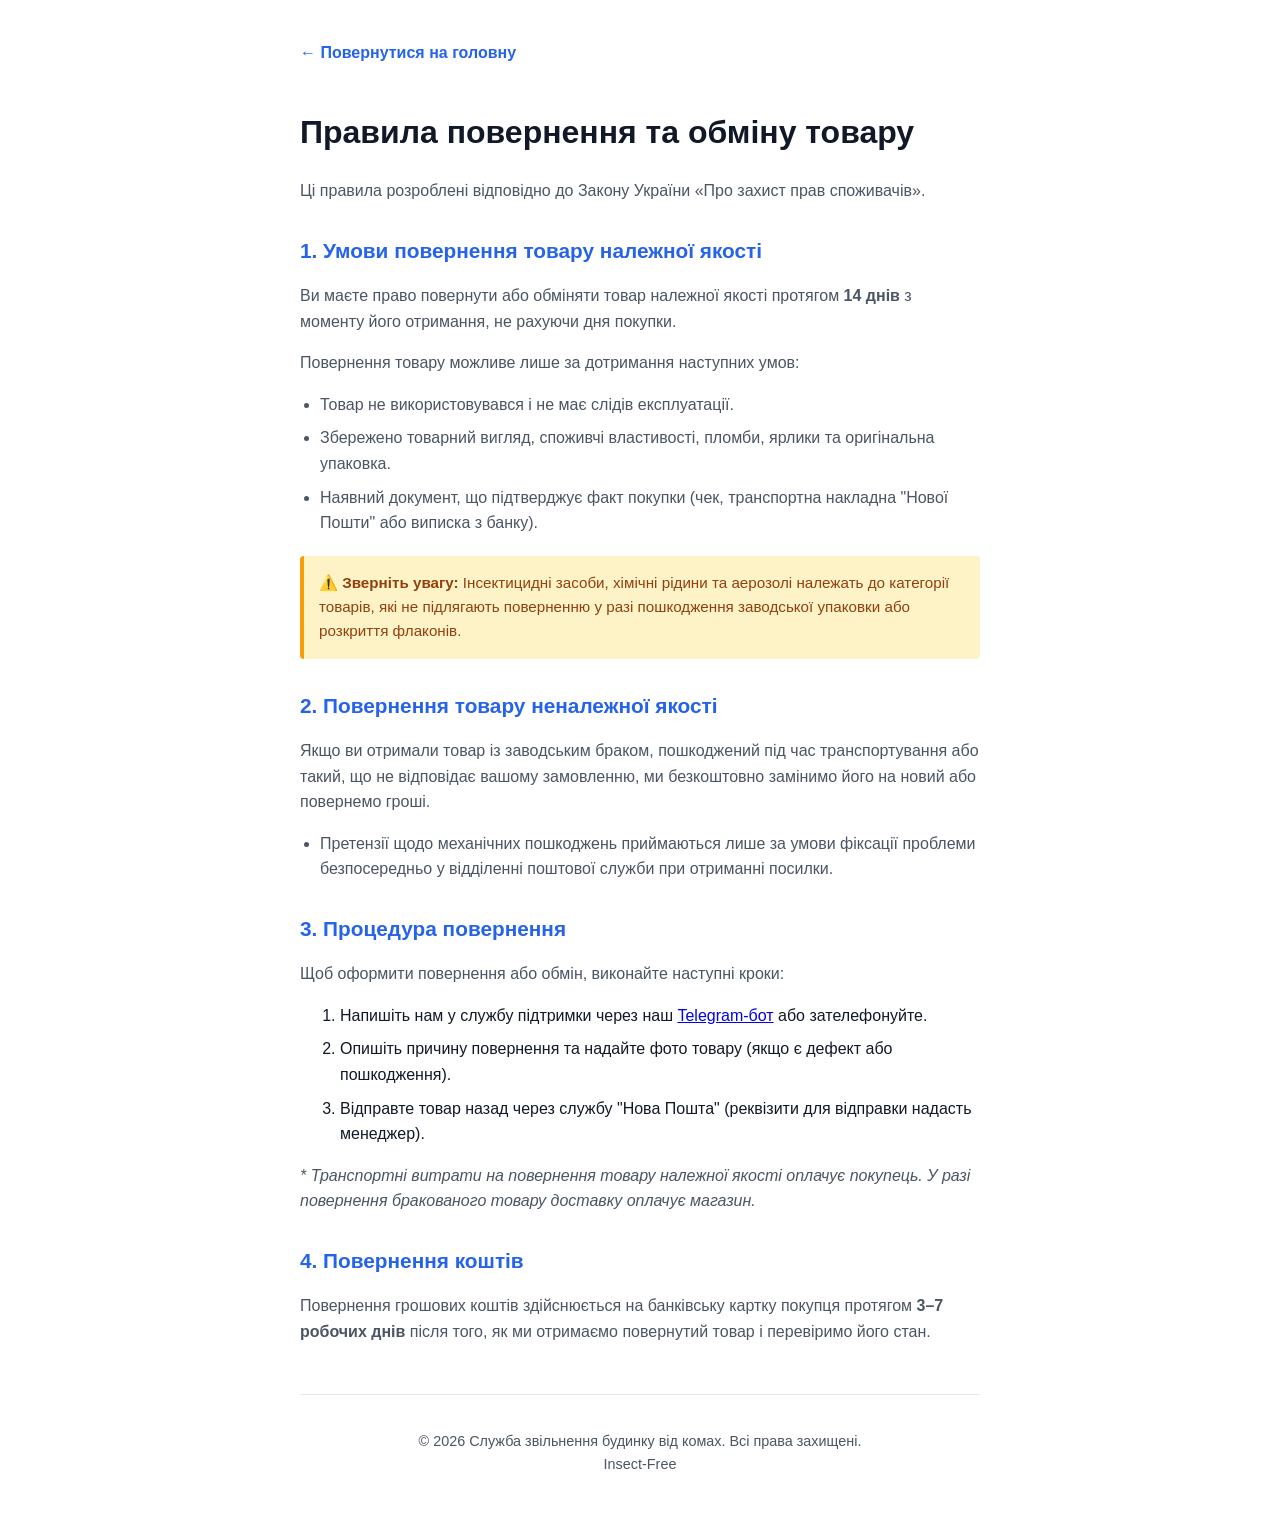
<file: return-policy.html>
<!DOCTYPE html>
<html lang="uk">
<head>
    <script async src="https://www.googletagmanager.com/gtag/js?id=G-M4W7FHP5VQ"></script>
    <script>
      window.dataLayer = window.dataLayer || [];
      function gtag(){dataLayer.push(arguments);}
      gtag('js', new Date());
      gtag('config', 'G-M4W7FHP5VQ');
    </script>
    
    <meta charset="UTF-8">
    <meta name="viewport" content="width=device-width, initial-scale=1.0">
    <title>Правила повернення та обміну | Служба відновлення дому</title>
    <meta name="description" content="Офіційні правила повернення та обміну товарів у магазині Служба відновлення дому.">
    
    <style>
        :root { --primary: #2563eb; --text: #111827; --text-secondary: #4b5563; --bg: #ffffff; }
        body { font-family: -apple-system, BlinkMacSystemFont, "Segoe UI", Roboto, Helvetica, Arial, sans-serif; line-height: 1.6; color: var(--text); margin: 0; padding: 20px; background-color: var(--bg); }
        .container { max-width: 680px; margin: 0 auto; padding: 20px; }
        h1 { font-size: 2em; color: var(--text); margin-bottom: 20px; }
        h2 { font-size: 1.3em; margin-top: 30px; margin-bottom: 15px; color: var(--primary); }
        p { margin-bottom: 15px; color: var(--text-secondary); }
        ul { margin-bottom: 20px; color: var(--text-secondary); padding-left: 20px; }
        li { margin-bottom: 8px; }
        .alert-box { background: #fef3c7; border-left: 4px solid #f59e0b; padding: 15px; margin: 20px 0; border-radius: 4px; color: #92400e; font-size: 0.95em; }
        .back-link { display: inline-block; margin-bottom: 20px; color: var(--primary); text-decoration: none; font-weight: bold; }
        .back-link:hover { text-decoration: underline; }
        footer { margin-top: 50px; padding-top: 20px; border-top: 1px solid #e5e7eb; font-size: 0.9em; color: var(--text-secondary); text-align: center; }
    </style>
    <link rel="icon" type="image/png" href="favicon.png">
</head>
<body>

<div class="container">
    <a href="index.html" class="back-link">← Повернутися на головну</a>
    
    <h1>Правила повернення та обміну товару</h1>
    
    <p>Ці правила розроблені відповідно до Закону України «Про захист прав споживачів».</p>

    <h2>1. Умови повернення товару належної якості</h2>
    <p>Ви маєте право повернути або обміняти товар належної якості протягом <strong>14 днів</strong> з моменту його отримання, не рахуючи дня покупки.</p>
    <p>Повернення товару можливе лише за дотримання наступних умов:</p>
    <ul>
        <li>Товар не використовувався і не має слідів експлуатації.</li>
        <li>Збережено товарний вигляд, споживчі властивості, пломби, ярлики та оригінальна упаковка.</li>
        <li>Наявний документ, що підтверджує факт покупки (чек, транспортна накладна "Нової Пошти" або виписка з банку).</li>
    </ul>

    <div class="alert-box">
        <strong>⚠️ Зверніть увагу:</strong> Інсектицидні засоби, хімічні рідини та аерозолі належать до категорії товарів, які не підлягають поверненню у разі пошкодження заводської упаковки або розкриття флаконів.
    </div>

    <h2>2. Повернення товару неналежної якості</h2>
    <p>Якщо ви отримали товар із заводським браком, пошкоджений під час транспортування або такий, що не відповідає вашому замовленню, ми безкоштовно замінимо його на новий або повернемо гроші.</p>
    <ul>
        <li>Претензії щодо механічних пошкоджень приймаються лише за умови фіксації проблеми безпосередньо у відділенні поштової служби при отриманні посилки.</li>
    </ul>

    <h2>3. Процедура повернення</h2>
    <p>Щоб оформити повернення або обмін, виконайте наступні кроки:</p>
    <ol>
        <li>Напишіть нам у службу підтримки через наш <a href="https://t.me/InsectFreeHouseUA_bot" target="_blank">Telegram-бот</a> або зателефонуйте.</li>
        <li>Опишіть причину повернення та надайте фото товару (якщо є дефект або пошкодження).</li>
        <li>Відправте товар назад через службу "Нова Пошта" (реквізити для відправки надасть менеджер).</li>
    </ol>
    <p><em>* Транспортні витрати на повернення товару належної якості оплачує покупець. У разі повернення бракованого товару доставку оплачує магазин.</em></p>

    <h2>4. Повернення коштів</h2>
    <p>Повернення грошових коштів здійснюється на банківську картку покупця протягом <strong>3–7 робочих днів</strong> після того, як ми отримаємо повернутий товар і перевіримо його стан.</p>

    <footer>
        <p>&copy; 2026 Служба звільнення будинку від комах. Всі права захищені.<br>Insect-Free</p>
    </footer>
</div>

</body>
</html>
</file>
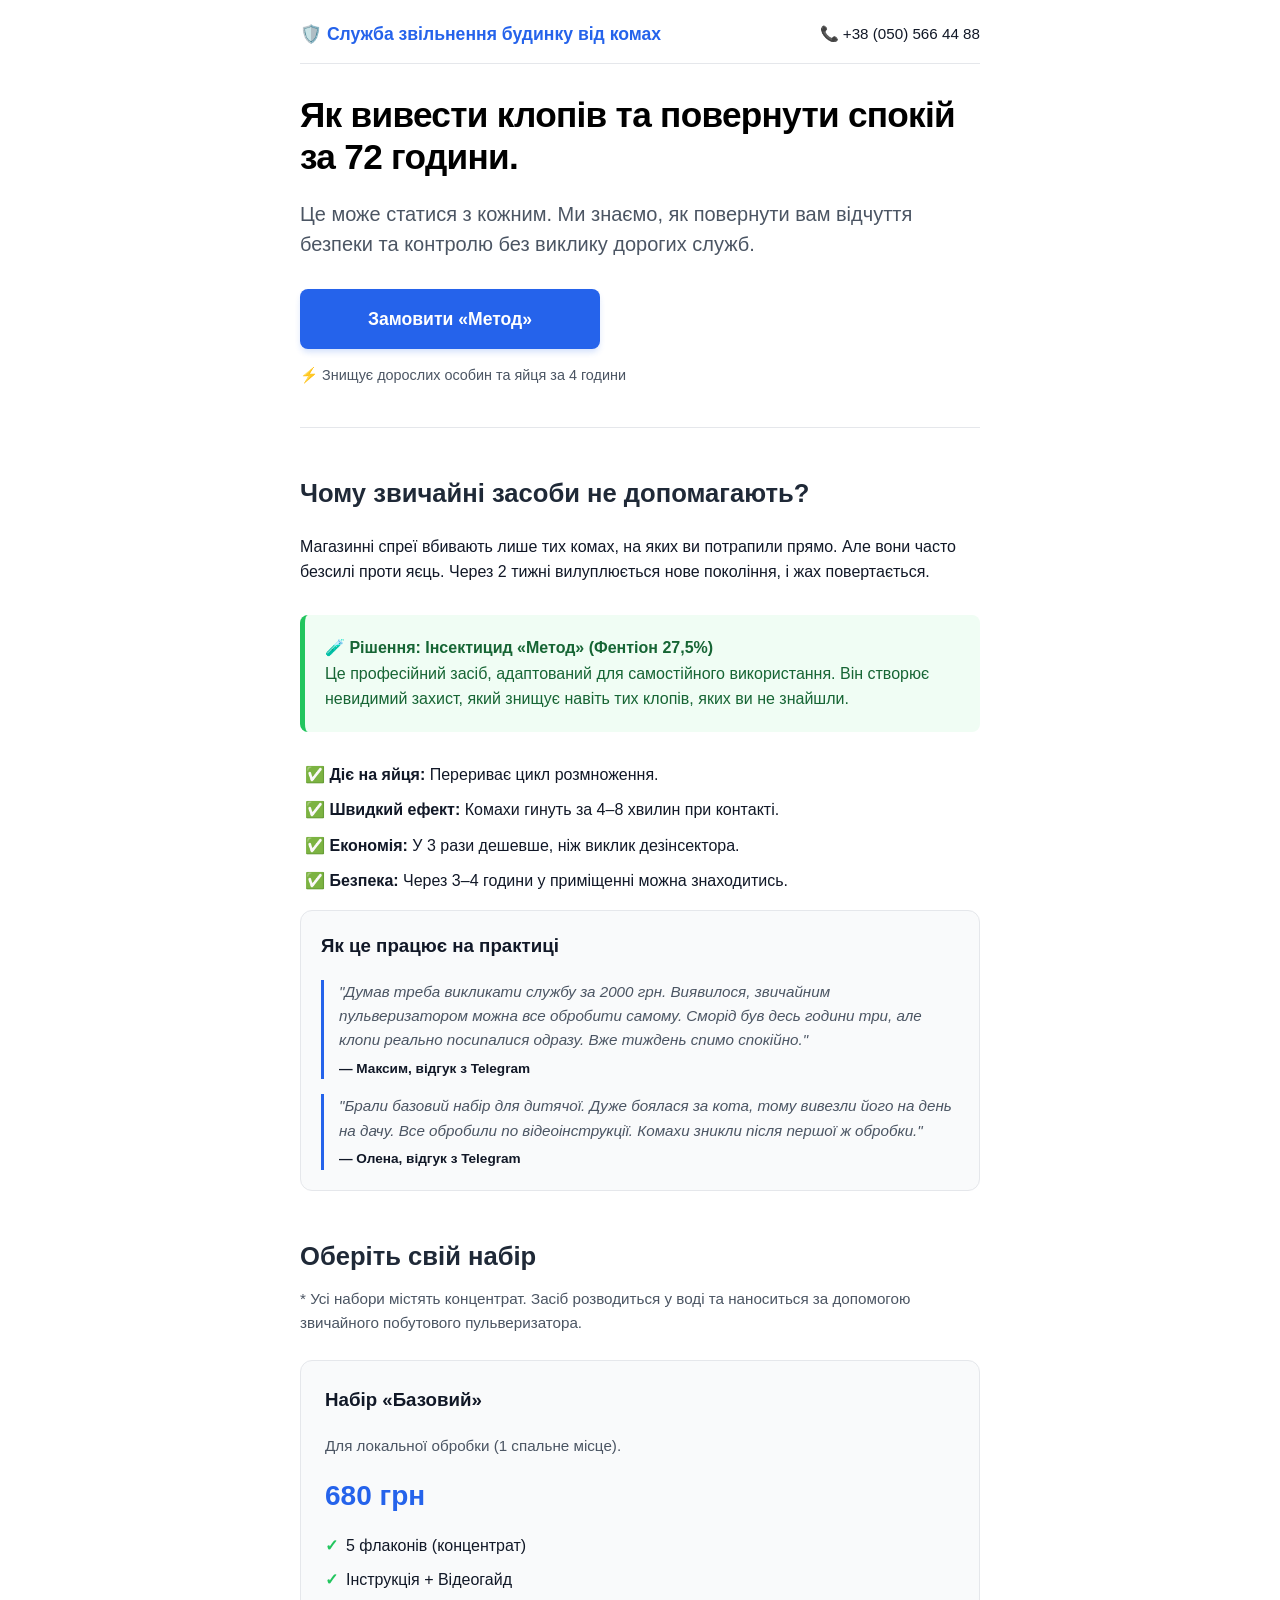
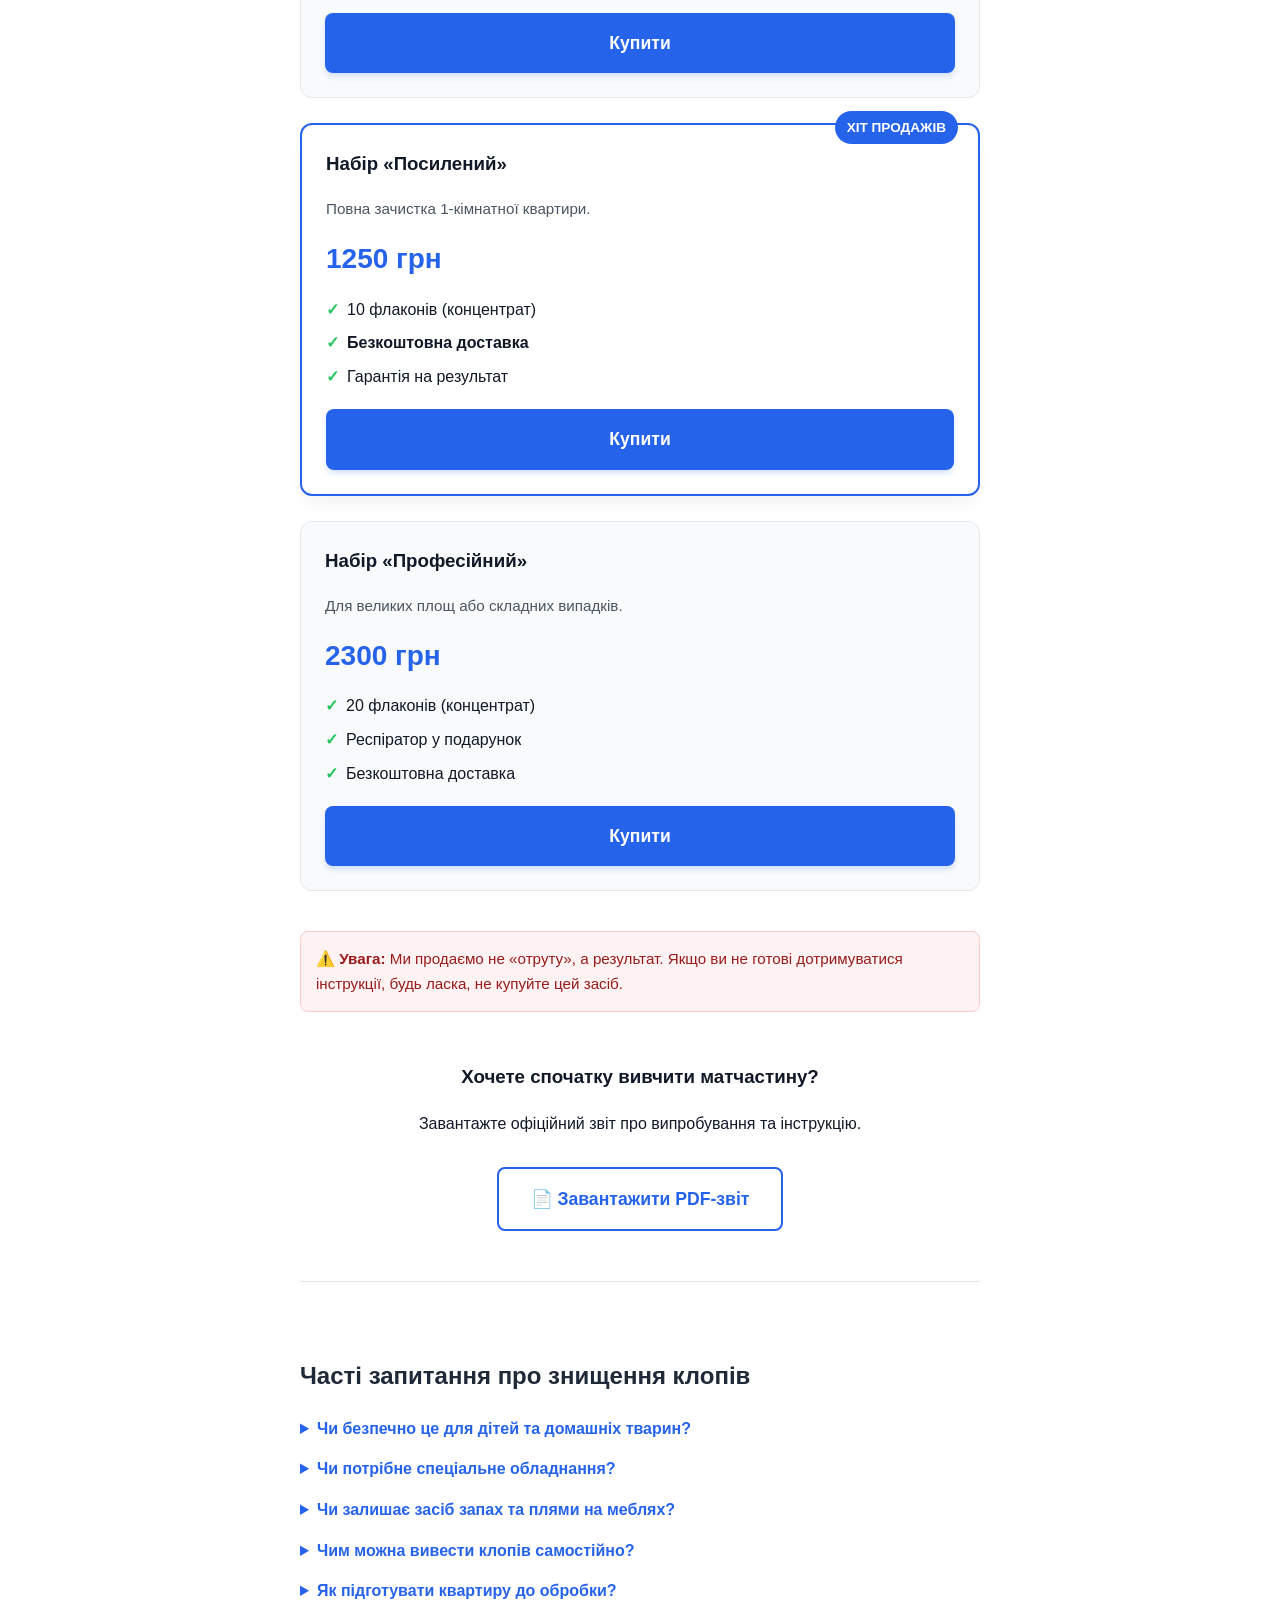
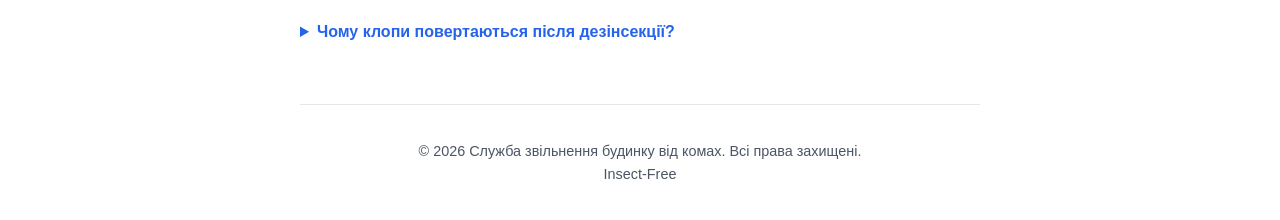
<file: start.html>
<!DOCTYPE html>
<html lang="uk">
<head>
<script async src="https://www.googletagmanager.com/gtag/js?id=G-M4W7FHP5VQ"></script>
<script>
window.dataLayer = window.dataLayer || [];
function gtag(){dataLayer.push(arguments);}
gtag('js', new Date());
gtag('config', 'G-M4W7FHP5VQ');
</script>
<meta charset="UTF-8"><meta name="viewport" content="width=device-width, initial-scale=1.0">
<title>Як вивести клопів назавжди: Засіб Метод (Фентіон) | Служба відновлення дому</title>
<meta name="description" content="Покрокова інструкція, як вивести клопів самостійно в домашніх умовах. Засіб «Метод» знищує комах та їхні яйця за 1 обробку. Ефективніше, ніж виклик служби.">
<style>:root{--primary:#2563eb;--primary-dark:#1d4ed8;--text:#111827;--text-secondary:#4b5563;--bg:#ffffff;--light-bg:#f9fafb;--alert-bg:#fef2f2;--alert-text:#991b1b;--success-bg:#f0fdf4;--success-border:#22c55e;--success-text:#166534}body{font-family:-apple-system,BlinkMacSystemFont,"Segoe UI",Roboto,Helvetica,Arial,sans-serif;line-height:1.6;color:var(--text);margin:0;padding:0;background-color:var(--bg)}.container{max-width:680px;margin-left:auto;margin-right:auto;padding:20px}header{border-bottom:1px solid #e5e7eb;padding-bottom:15px;margin-bottom:30px;display:flex;justify-content:space-between;align-items:center}.brand{font-weight:bold;font-size:1.1em;color:var(--primary);text-decoration:none}.contact{font-size:0.95em;text-decoration:none;color:var(--text);font-weight:500}.contact:hover{color:var(--primary)}h1{font-size:2.2em;line-height:1.2;margin-bottom:15px;letter-spacing:-0.02em;color:#000}h2{font-size:1.6em;margin-top:45px;margin-bottom:20px;color:#1f2937}h3{margin-top:0;color:#111827}.hero{margin-bottom:40px}.subhead{font-size:1.25em;color:var(--text-secondary);margin-bottom:30px;line-height:1.5}.btn{display:inline-block;background-color:var(--primary);color:white;padding:16px 32px;border-radius:8px;text-decoration:none;font-weight:bold;font-size:1.1em;text-align:center;width:100%;box-sizing:border-box;transition:background-color 0.2s ease,transform 0.1s;border:none;cursor:pointer;box-shadow:0 4px 6px -1px rgba(37,99,235,0.2)}.btn:hover{background-color:var(--primary-dark)}.btn:active{transform:translateY(1px)}.btn-outline{background:transparent;border:2px solid var(--primary);color:var(--primary);margin-top:15px;box-shadow:none}.btn-outline:hover{background-color:#eff6ff}.offer-grid{display:grid;gap:25px}.card{border:1px solid #e5e7eb;border-radius:12px;padding:24px;background:var(--light-bg);transition:transform 0.2s}.card.featured{border:2px solid var(--primary);background:#ffffff;position:relative;box-shadow:0 10px 15px -3px rgba(0,0,0,0.05)}.tag{background:var(--primary);color:white;padding:6px 12px;border-radius:20px;font-size:0.85em;font-weight:bold;text-transform:uppercase;position:absolute;top:-14px;right:20px}.price{font-size:1.75em;font-weight:800;color:var(--primary);margin:15px 0}.card ul{padding-left:0;margin:0 0 20px 0;font-size:1em;list-style:none}.card li{margin-bottom:8px;display:flex;align-items:flex-start}.card li::before{content:"✓";color:var(--success-border);font-weight:bold;margin-right:8px}.trust-block{background:var(--success-bg);padding:20px;border-radius:8px;margin:30px 0;font-size:1em;border-left:5px solid var(--success-border);color:var(--success-text)}.warning-block{background:var(--alert-bg);padding:15px;border-radius:8px;font-size:0.95em;margin-top:40px;color:var(--alert-text);border:1px solid #fecaca}.list-check li{margin-bottom:10px;padding-left:5px}.reviews{background:var(--light-bg);padding:20px;border-radius:12px;border:1px solid #e5e7eb;margin-bottom:40px}.review-item{margin-bottom:15px;padding-left:15px;border-left:3px solid var(--primary)}.review-text{margin:0;font-size:0.95em;font-style:italic;color:var(--text-secondary)}.review-author{font-size:0.85em;font-weight:bold;margin-top:5px;display:block;color:var(--text)}footer{margin-top:60px;padding-top:20px;border-top:1px solid #e5e7eb;font-size:0.9em;color:var(--text-secondary);text-align:center}@media(min-width:600px){.btn{width:auto;min-width:200px}.hero .btn{width:100%;max-width:300px}}</style>
<link rel="icon" type="image/png" href="favicon.png">
</head>
<body><div class="container"><header><div class="brand">🛡️ Служба звільнення будинку від комах</div><a href="tel:+380505664488" class="contact" aria-label="Зателефонувати нам">📞 +38 (050) 566 44 88</a></header><main><div class="hero">
<h1>Як вивести клопів та повернути спокій за 72 години.</h1>
<p class="subhead">Це може статися з кожним. Ми знаємо, як повернути вам відчуття безпеки та контролю без виклику дорогих служб.</p><a href="#order" class="btn">Замовити «Метод»</a><p style="font-size:0.9em;color:var(--text-secondary);margin-top:15px">⚡ Знищує дорослих особин та яйця за 4 години</p></div><hr style="border:0;border-top:1px solid #e5e7eb"><h2>Чому звичайні засоби не допомагають?</h2><p>Магазинні спреї вбивають лише тих комах, на яких ви потрапили прямо. Але вони часто безсилі проти яєць. Через 2 тижні вилуплюється нове покоління, і жах повертається.</p><div class="trust-block"><strong>🧪 Рішення: Інсектицид «Метод» (Фентіон 27,5%)</strong><br>Це професійний засіб, адаптований для самостійного використання. Він створює невидимий захист, який знищує навіть тих клопів, яких ви не знайшли.</div><ul class="list-check" style="list-style:none;padding:0"><li>✅ <strong>Діє на яйця:</strong> Перериває цикл розмноження.</li><li>✅ <strong>Швидкий ефект:</strong> Комахи гинуть за 4–8 хвилин при контакті.</li><li>✅ <strong>Економія:</strong> У 3 рази дешевше, ніж виклик дезінсектора.</li><li>✅ <strong>Безпека:</strong> Через 3–4 години у приміщенні можна знаходитись.</li></ul>

<div class="reviews">
    <h3>Як це працює на практиці</h3>
    <div class="review-item">
        <p class="review-text">"Думав треба викликати службу за 2000 грн. Виявилося, звичайним пульверизатором можна все обробити самому. Сморід був десь години три, але клопи реально посипалися одразу. Вже тиждень спимо спокійно."</p>
        <span class="review-author">— Максим, відгук з Telegram</span>
    </div>
    <div class="review-item" style="margin-bottom:0;">
        <p class="review-text">"Брали базовий набір для дитячої. Дуже боялася за кота, тому вивезли його на день на дачу. Все обробили по відеоінструкції. Комахи зникли після першої ж обробки."</p>
        <span class="review-author">— Олена, відгук з Telegram</span>
    </div>
</div>

<h2 id="order">Оберіть свій набір</h2>
<p style="color:var(--text-secondary); font-size: 0.95em; margin-top: -10px; margin-bottom: 25px;">* Усі набори містять концентрат. Засіб розводиться у воді та наноситься за допомогою звичайного побутового пульверизатора.</p>

<div class="offer-grid"><div class="card"><h3>Набір «Базовий»</h3><p style="font-size:0.95em;color:var(--text-secondary)">Для локальної обробки (1 спальне місце).</p><div class="price">680 грн</div><ul><li>5 флаконів (концентрат)</li><li>Інструкція + Відеогайд</li></ul><a href="https://t.me/insectfreehouseua_bot?start=basic" class="btn" style="width:100%" aria-label="Купити набір Базовий">Купити</a></div><div class="card featured"><span class="tag">Хіт продажів</span><h3>Набір «Посилений»</h3><p style="font-size:0.95em;color:var(--text-secondary)">Повна зачистка 1-кімнатної квартири.</p><div class="price">1250 грн</div><ul><li>10 флаконів (концентрат)</li><li><strong>Безкоштовна доставка</strong></li><li>Гарантія на результат</li></ul><a href="https://t.me/insectfreehouseua_bot?start=reinforced" class="btn" style="width:100%" aria-label="Купити набір Посилений">Купити</a></div><div class="card"><h3>Набір «Професійний»</h3><p style="font-size:0.95em;color:var(--text-secondary)">Для великих площ або складних випадків.</p><div class="price">2300 грн</div><ul><li>20 флаконів (концентрат)</li><li>Респіратор у подарунок</li><li>Безкоштовна доставка</li></ul><a href="https://t.me/insectfreehouseua_bot?start=pro" class="btn" style="width:100%" aria-label="Купити набір Професійний">Купити</a></div></div><div class="warning-block">⚠️ <strong>Увага:</strong> Ми продаємо не «отруту», а результат. Якщо ви не готові дотримуватися інструкції, будь ласка, не купуйте цей засіб.</div><div style="text-align:center;margin-top:50px"><h3>Хочете спочатку вивчити матчастину?</h3><p>Завантажте офіційний звіт про випробування та інструкцію.</p><a href="Report_Method_against_bedbugs.pdf" target="_blank" class="btn btn-outline" aria-label="Завантажити звіт у форматі PDF">📄 Завантажити PDF-звіт</a></div></main>
<section style="margin-top: 50px; border-top: 1px solid #e5e7eb; padding-top: 30px;">
<h2 style="font-size: 1.5em; margin-bottom: 20px;">Часті запитання про знищення клопів</h2>

<details style="margin-bottom: 15px; cursor: pointer;">
<summary style="font-weight: bold; color: var(--primary);">Чи безпечно це для дітей та домашніх тварин?</summary>
<p style="margin-top: 5px; font-size: 0.9em;">Абсолютно безпечно після повного висихання та провітрювання (приблизно через 3-4 години). На час самої обробки обов'язково виведіть дітей та тварин з приміщення.</p>
</details>

<details style="margin-bottom: 15px; cursor: pointer;">
<summary style="font-weight: bold; color: var(--primary);">Чи потрібне спеціальне обладнання?</summary>
<p style="margin-top: 5px; font-size: 0.9em;">Ні. Засіб розводиться у звичайній воді з-під крана. Для нанесення ідеально підійде будь-який побутовий пульверизатор (наприклад, з-під засобу для миття вікон або для квітів).</p>
</details>

<details style="margin-bottom: 15px; cursor: pointer;">
<summary style="font-weight: bold; color: var(--primary);">Чи залишає засіб запах та плями на меблях?</summary>
<p style="margin-top: 5px; font-size: 0.9em;">Як і будь-який ефективний інсектицид, «Метод» має специфічний запах під час нанесення, який повністю вивітрюється. Засіб не залишає плям на світлій тканині матраців та диванів.</p>
</details>

<details style="margin-bottom: 15px; cursor: pointer;">
<summary style="font-weight: bold; color: var(--primary);">Чим можна вивести клопів самостійно?</summary>
<p style="margin-top: 5px; font-size: 0.9em;">Найефективніший спосіб вивести клопів в домашніх умовах — використання професійних інсектицидів на основі Фентіону (засіб «Метод»). На відміну від народних методів, він знищує не тільки дорослих особин, а й яйця.</p>
</details>
<details style="margin-bottom: 15px; cursor: pointer;">
<summary style="font-weight: bold; color: var(--primary);">Як підготувати квартиру до обробки?</summary>
<p style="margin-top: 5px; font-size: 0.9em;">Щоб успішно потруїти клопів, потрібно звільнити спальні місця від білизни, відсунути меблі від стін на 10-15 см та провести вологе прибирання. Детальну інструкцію ми надаємо разом із засобом.</p>
</details>
<details style="margin-bottom: 15px; cursor: pointer;">
<summary style="font-weight: bold; color: var(--primary);">Чому клопи повертаються після дезінсекції?</summary>
<p style="margin-top: 5px; font-size: 0.9em;">Часто звичайні засоби не діють на яйця комах. Засіб «Метод» має пролонговану дію (до 21 дня), що дозволяє знищити нове покоління, яке вилуплюється з яєць.</p>
</details>
</section>
<footer><p>&copy; 2026 Служба звільнення будинку від комах. Всі права захищені.<br>Insect-Free</p></footer></div></body></html>
</file>
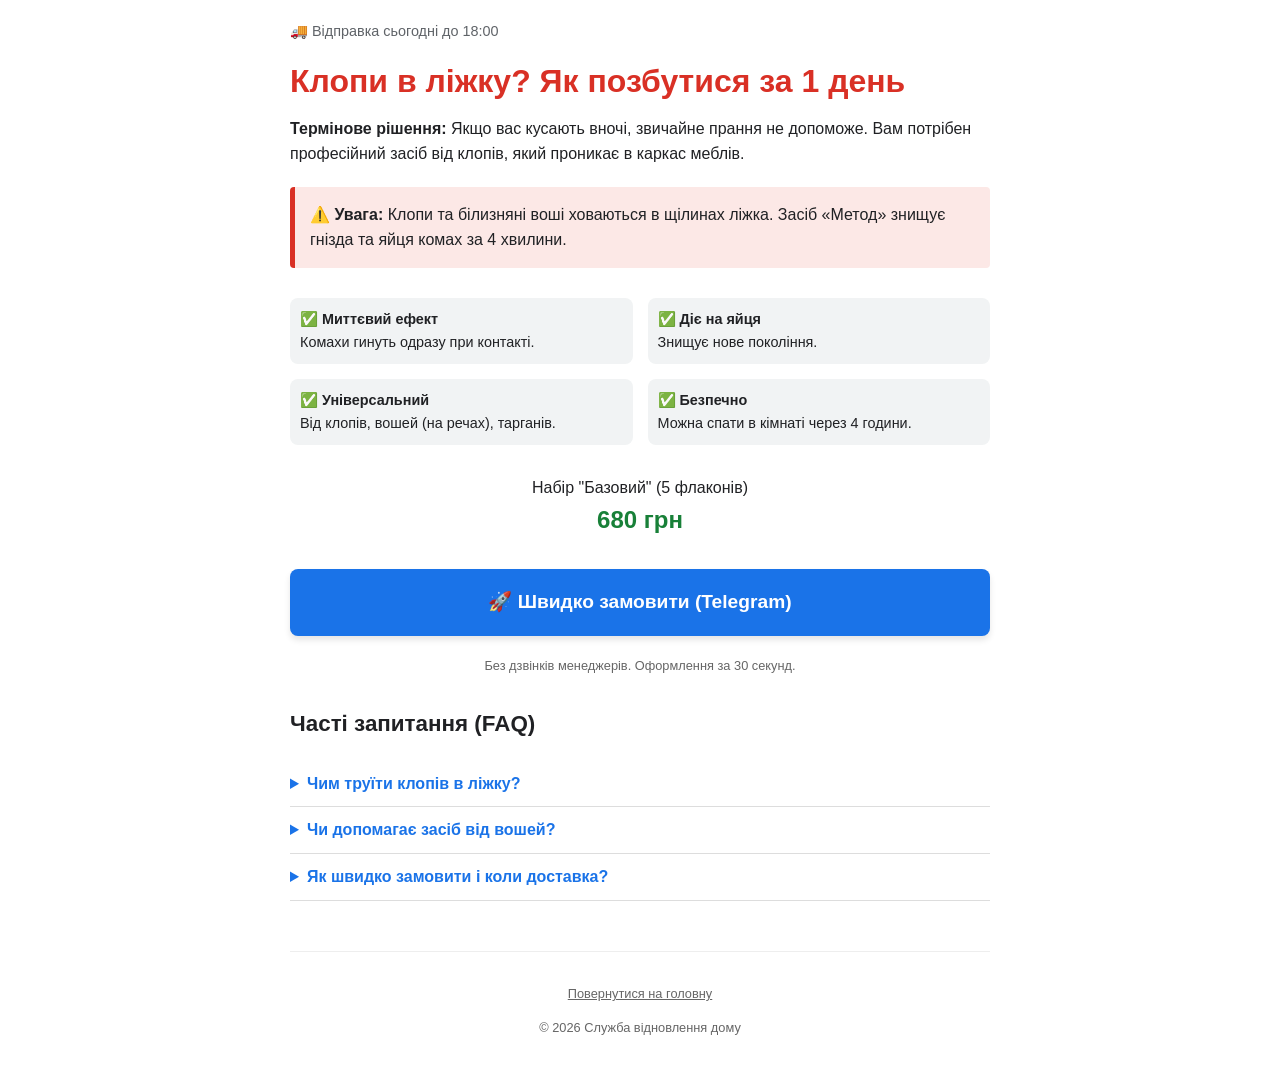
<file: zasib-vid-klopiv-u-lizhku.html>
<!DOCTYPE html>
<html lang="uk">
<head>
    <meta charset="UTF-8">
    <meta name="viewport" content="width=device-width, initial-scale=1.0">
    
    <title>Засіб від клопів в ліжку та вошей | Швидко замовити "Метод"</title>
    <meta name="description" content="Знайшли клопів у ліжку? Професійний засіб «Метод» (Фентіон). Знищує клопів, бліх та вошей на речах. Працює за 4 хвилини. Швидко замовити з доставкою.">
    
    <link rel="canonical" href="https://insect-free.com.ua/zasib-vid-klopiv-u-lizhku.html" />

    <style>
        :root { --main: #d93025; --text: #202124; --bg: #fff; --btn: #1a73e8; }
        body { font-family: -apple-system, BlinkMacSystemFont, "Roboto", sans-serif; line-height: 1.6; color: var(--text); margin: 0; padding: 20px; max-width: 700px; margin: 0 auto; }
        
        h1 { color: var(--main); font-size: 2em; margin-bottom: 0.2em; line-height: 1.1; }
        h2 { font-size: 1.4em; margin-top: 30px; }
        
        .alert-box { background: #fce8e6; border-left: 5px solid var(--main); padding: 15px; margin: 20px 0; border-radius: 4px; }
        
        .hero-btn {
            display: block; background: var(--btn); color: #fff; text-decoration: none;
            padding: 18px; text-align: center; border-radius: 8px; font-weight: bold;
            font-size: 1.2em; margin: 20px 0; box-shadow: 0 4px 6px rgba(0,0,0,0.1);
        }
        .hero-btn:hover { background: #1557b0; }
        
        .features { display: grid; grid-template-columns: 1fr 1fr; gap: 15px; margin: 30px 0; }
        .feature-item { background: #f1f3f4; padding: 10px; border-radius: 8px; font-size: 0.9em; }
        
        .price-tag { font-size: 1.5em; font-weight: bold; color: #188038; }
        
        details { border-bottom: 1px solid #ddd; padding: 10px 0; }
        summary { font-weight: bold; cursor: pointer; color: var(--btn); }
        
        footer { margin-top: 50px; font-size: 0.8em; color: #666; text-align: center; border-top: 1px solid #eee; padding-top: 20px; }
    </style>

    <script type="application/ld+json">
    {
      "@context": "https://schema.org/",
      "@type": "Product",
      "name": "Засіб від клопів Метод (Набір Базовий)",
      "image": "https://insect-free.com.ua/flakon01.jpg",
      "description": "Засіб для знищення клопів в ліжку, диванах та на речах. Фентіон 27.5%.",
      "brand": {
        "@type": "Brand",
        "name": "Метод"
      },
      "offers": {
        "@type": "Offer",
        "url": "https://insect-free.com.ua/zasib-vid-klopiv-u-lizhku.html",
        "priceCurrency": "UAH",
        "price": "680",
        "availability": "https://schema.org/InStock",
        "priceValidUntil": "2026-12-31"
      },
      "aggregateRating": {
        "@type": "AggregateRating",
        "ratingValue": "4.8",
        "reviewCount": "124"
      }
    }
    </script>
<script async src="https://www.googletagmanager.com/gtag/js?id=G-M4W7FHP5VQ"></script>
<script>
window.dataLayer = window.dataLayer || [];
function gtag(){dataLayer.push(arguments);}
gtag('js', new Date());
gtag('config', 'G-M4W7FHP5VQ');
</script>
<link rel="icon" type="image/png" href="favicon.png">
</head>
<body>

    <div style="font-size: 0.9em; color: #5f6368;">🚚 Відправка сьогодні до 18:00</div>
    
    <h1>Клопи в ліжку? Як позбутися за 1 день</h1>
    <p><strong>Термінове рішення:</strong> Якщо вас кусають вночі, звичайне прання не допоможе. Вам потрібен професійний засіб від клопів, який проникає в каркас меблів.</p>

    <div class="alert-box">
        ⚠️ <strong>Увага:</strong> Клопи та білизняні воші ховаються в щілинах ліжка. Засіб «Метод» знищує гнізда та яйця комах за 4 хвилини.
    </div>

    <div class="features">
        <div class="feature-item">✅ <strong>Миттєвий ефект</strong><br>Комахи гинуть одразу при контакті.</div>
        <div class="feature-item">✅ <strong>Діє на яйця</strong><br>Знищує нове покоління.</div>
        <div class="feature-item">✅ <strong>Універсальний</strong><br>Від клопів, вошей (на речах), тарганів.</div>
        <div class="feature-item">✅ <strong>Безпечно</strong><br>Можна спати в кімнаті через 4 години.</div>
    </div>

    <div style="text-align: center; margin: 30px 0;">
        <div>Набір "Базовий" (5 флаконів)</div>
        <div class="price-tag">680 грн</div>
    </div>

    <a href="https://t.me/insectfreehouseua_bot?start=seo_page" class="hero-btn">🚀 Швидко замовити (Telegram)</a>
    <div style="text-align: center; font-size: 0.8em; color: #666;">Без дзвінків менеджерів. Оформлення за 30 секунд.</div>

    <h2>Часті запитання (FAQ)</h2>
    
    <details>
        <summary>Чим труїти клопів в ліжку?</summary>
        <p>Для обробки ліжка потрібно зняти постіль (випрати при 60°C). Каркас ліжка, матрац (по швах) та плінтуси обробити розчином засобу «Метод» (Фентіон). Це найефективніший спосіб.</p>
    </details>

    <details>
        <summary>Чи допомагає засіб від вошей?</summary>
        <p>Так, препарат ефективно знищує платтяних вошей на одязі та речах, а також бліх у килимах. <em>Увага: не наносити на волосся та шкіру голови, тільки для обробки приміщень та речей!</em></p>
    </details>

    <details>
        <summary>Як швидко замовити і коли доставка?</summary>
        <p>Натисніть кнопку вище, щоб перейти в наш Telegram-бот. Відправка Новою Поштою щодня. Оплата при отриманні або на картку.</p>
    </details>

    <footer>
        <p><a href="index.html" style="color: #666;">Повернутися на головну</a></p>
        <p>&copy; 2026 Служба відновлення дому</p>
    </footer>

</body>
</html>
</file>
